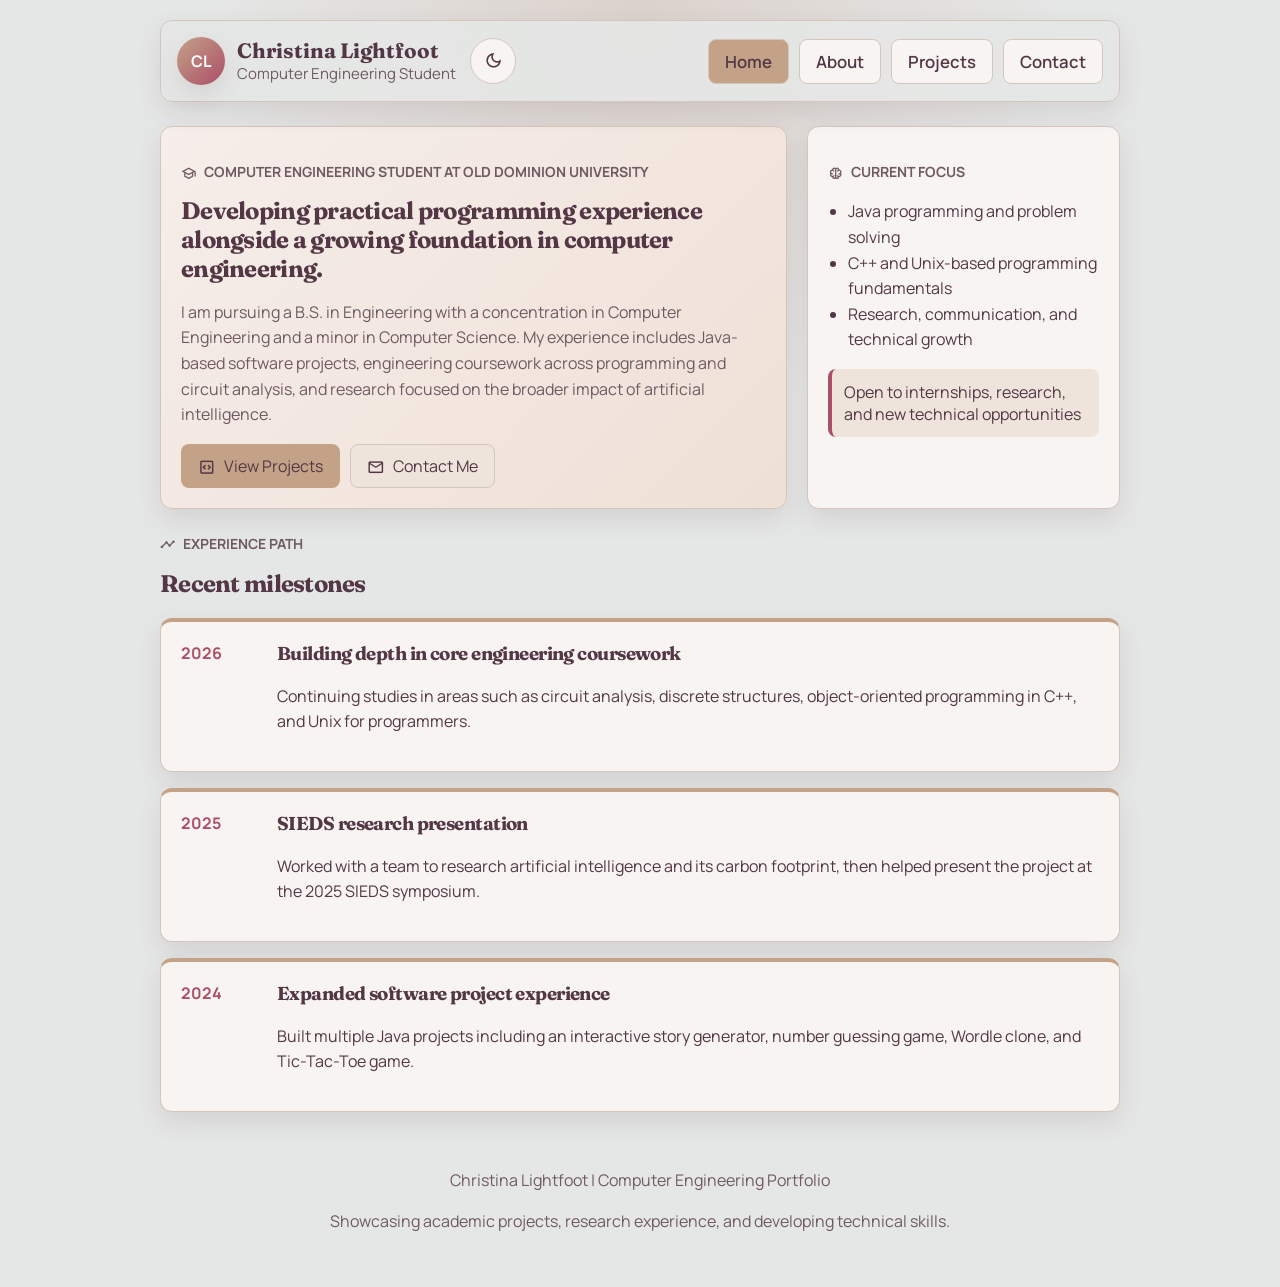
<file: index.html>
<!DOCTYPE html>
<html lang="en">
<head>
    <!-- These tags tell the browser how to read and scale the page. -->
    <meta charset="UTF-8">
    <meta name="viewport" content="width=device-width, initial-scale=1.0">
    <!-- The title appears on the browser tab. -->
    <title>Christina Lightfoot | Computer Engineering Portfolio</title>
    <!-- Official Google-hosted fonts and icons used across the portfolio. -->
    <link rel="preconnect" href="https://fonts.googleapis.com">
    <link rel="preconnect" href="https://fonts.gstatic.com" crossorigin>
    <link href="https://fonts.googleapis.com/css2?family=Fraunces:opsz,wght@9..144,400..700&family=Manrope:wght@400;500;600;700;800&family=Material+Symbols+Outlined:opsz,wght,FILL,GRAD@24,400,0,0&display=swap" rel="stylesheet">
    <!-- This links the shared CSS file to the page. -->
    <link rel="stylesheet" href="styles.css">
    <!-- "defer" waits until the HTML is loaded before running the JavaScript. -->
    <script src="script.js" defer></script>
</head>
<body>
    <!-- This outer wrapper keeps the whole page centered on the screen. -->
    <div class="site-shell">
        <!-- The header is repeated on every page so the site feels consistent. -->
        <header class="site-header">
            <!-- This small group keeps your name and theme button side by side. -->
            <div class="brand-group">
                <a class="brand" href="index.html">
                    <span class="brand-mark">CL</span>
                    <span class="brand-text">
                        <strong>Christina Lightfoot</strong>
                        <span>Computer Engineering Student</span>
                    </span>
                </a>

                <!-- The icon changes between dark and light mode in script.js. -->
                <button class="theme-toggle" type="button" aria-label="Switch color theme">
                    <span class="material-symbols-outlined theme-toggle-icon" aria-hidden="true">dark_mode</span>
                </button>
            </div>

            <!-- Navigation gives visitors links to the main pages. -->
            <nav class="site-nav" aria-label="Main navigation">
                <a class="nav-link active" href="index.html">Home</a>
                <a class="nav-link" href="about.html">About</a>
                <a class="nav-link" href="projects.html">Projects</a>
                <a class="nav-link" href="contact.html">Contact</a>
            </nav>
        </header>

        <main>
            <!-- The hero section is the top "intro" area of the homepage. -->
            <section class="hero">
                <div class="hero-copy">
                    <p class="eyebrow"><span class="material-symbols-outlined icon" aria-hidden="true">school</span>Computer Engineering Student at Old Dominion University</p>
                    <h1>Developing practical programming experience alongside a growing foundation in computer engineering.</h1>
                    <p class="hero-text">
                        I am pursuing a B.S. in Engineering with a concentration in Computer Engineering
                        and a minor in Computer Science. My experience includes Java-based software
                        projects, engineering coursework across programming and circuit analysis, and
                        research focused on the broader impact of artificial intelligence.
                    </p>

                    <!-- These are styled links that act like buttons. -->
                    <div class="hero-actions">
                        <a class="button button-primary" href="projects.html"><span class="material-symbols-outlined icon" aria-hidden="true">code_blocks</span>View Projects</a>
                        <a class="button button-secondary" href="contact.html"><span class="material-symbols-outlined icon" aria-hidden="true">mail</span>Contact Me</a>
                    </div>
                </div>

                <!-- "aside" is useful for extra information next to the main content. -->
                <aside class="hero-panel">
                    <p class="panel-label"><span class="material-symbols-outlined icon" aria-hidden="true">neurology</span>Current focus</p>
                    <ul class="signal-list">
                        <li>Java programming and problem solving</li>
                        <li>C++ and Unix-based programming fundamentals</li>
                        <li>Research, communication, and technical growth</li>
                    </ul>
                    <div class="status-box">
                        <span class="status-dot"></span>
                        Open to internships, research, and new technical opportunities
                    </div>
                </aside>
            </section>

            <!-- This timeline shows progress over time in a simple visual format. -->
            <section class="section">
                <div class="section-heading">
                    <p class="eyebrow"><span class="material-symbols-outlined icon" aria-hidden="true">timeline</span>Experience Path</p>
                    <h2>Recent milestones</h2>
                </div>

                <div class="timeline">
                    <article class="timeline-item">
                        <span class="timeline-year">2026</span>
                        <div>
                            <h3>Building depth in core engineering coursework</h3>
                            <p>Continuing studies in areas such as circuit analysis, discrete structures, object-oriented programming in C++, and Unix for programmers.</p>
                        </div>
                    </article>
                    <article class="timeline-item">
                        <span class="timeline-year">2025</span>
                        <div>
                            <h3>SIEDS research presentation</h3>
                            <p>Worked with a team to research artificial intelligence and its carbon footprint, then helped present the project at the 2025 SIEDS symposium.</p>
                        </div>
                    </article>
                    <article class="timeline-item">
                        <span class="timeline-year">2024</span>
                        <div>
                            <h3>Expanded software project experience</h3>
                            <p>Built multiple Java projects including an interactive story generator, number guessing game, Wordle clone, and Tic-Tac-Toe game.</p>
                        </div>
                    </article>
                </div>
            </section>

        </main>

        <!-- The footer is the bottom area of the page. -->
        <footer class="site-footer">
            <p>Christina Lightfoot | Computer Engineering Portfolio</p>
            <p>Showcasing academic projects, research experience, and developing technical skills.</p>
        </footer>
    </div>
</body>
</html>
</file>
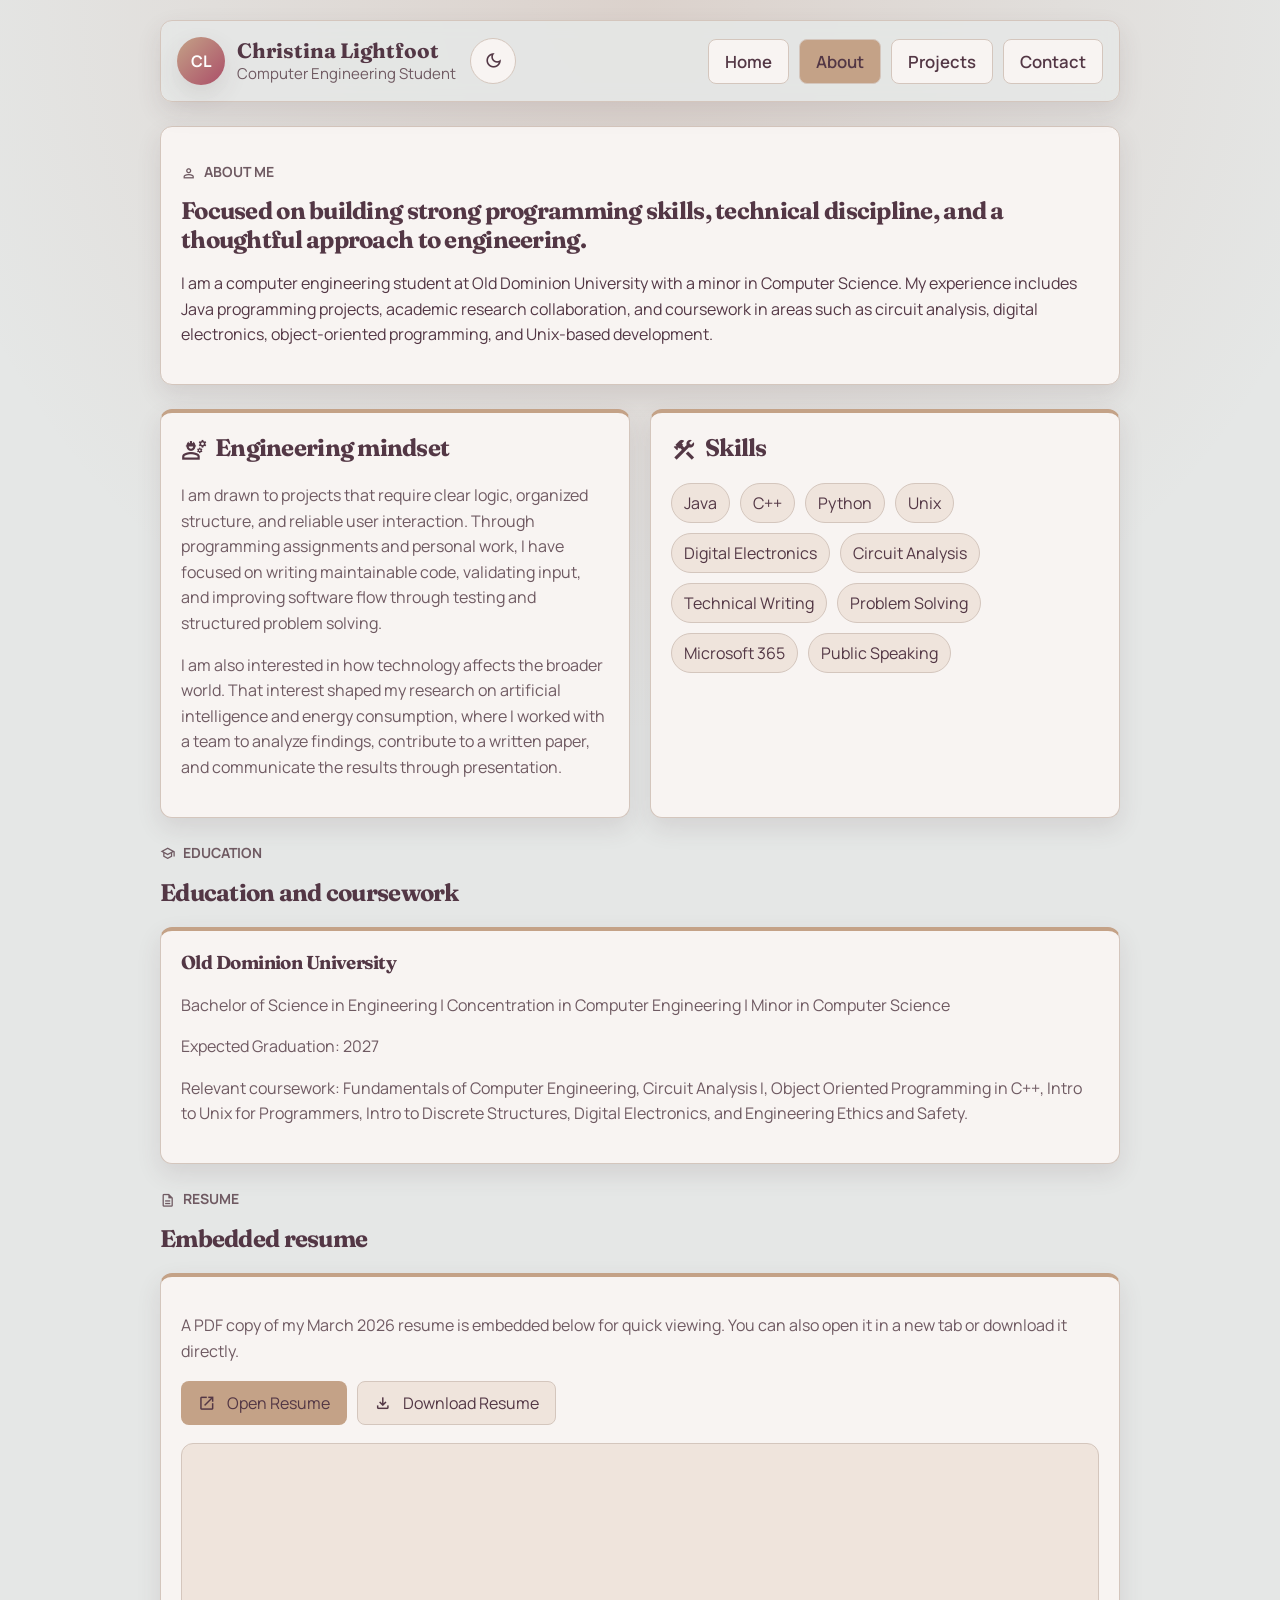
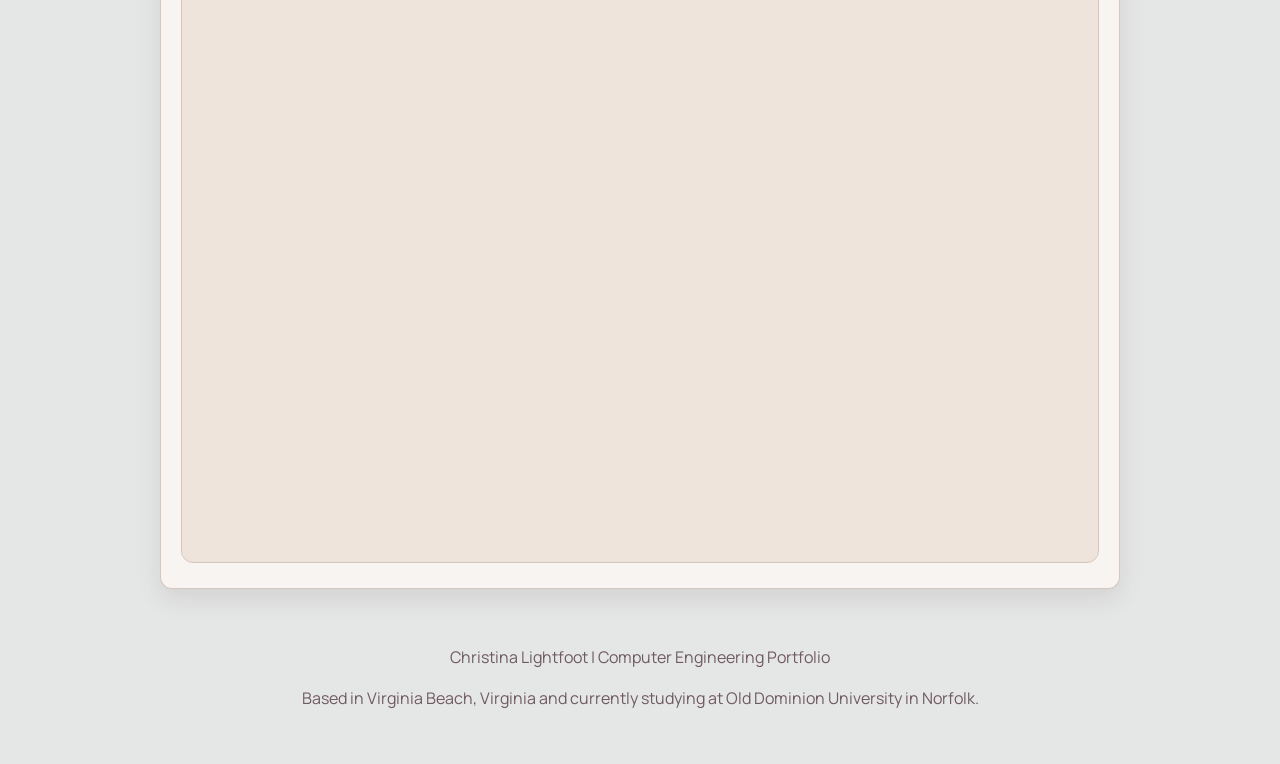
<file: about.html>
<!DOCTYPE html>
<html lang="en">
<head>
    <!-- Every page repeats these basics: page setup, CSS, and JavaScript. -->
    <meta charset="UTF-8">
    <meta name="viewport" content="width=device-width, initial-scale=1.0">
    <title>About | Christina Lightfoot</title>
    <!-- Official Google-hosted fonts and icons used across the portfolio. -->
    <link rel="preconnect" href="https://fonts.googleapis.com">
    <link rel="preconnect" href="https://fonts.gstatic.com" crossorigin>
    <link href="https://fonts.googleapis.com/css2?family=Fraunces:opsz,wght@9..144,400..700&family=Manrope:wght@400;500;600;700;800&family=Material+Symbols+Outlined:opsz,wght,FILL,GRAD@24,400,0,0&display=swap" rel="stylesheet">
    <link rel="stylesheet" href="styles.css">
    <script src="script.js" defer></script>
</head>
<body>
    <div class="site-shell">
        <header class="site-header">
            <!-- Reusing the same header saves time and keeps the site easy to navigate. -->
            <div class="brand-group">
                <a class="brand" href="index.html">
                    <span class="brand-mark">CL</span>
                    <span class="brand-text">
                        <strong>Christina Lightfoot</strong>
                        <span>Computer Engineering Student</span>
                    </span>
                </a>

                <!-- The same theme button appears on every page. -->
                <button class="theme-toggle" type="button" aria-label="Switch color theme">
                    <span class="material-symbols-outlined theme-toggle-icon" aria-hidden="true">dark_mode</span>
                </button>
            </div>

            <nav class="site-nav" aria-label="Main navigation">
                <a class="nav-link" href="index.html">Home</a>
                <a class="nav-link active" href="about.html">About</a>
                <a class="nav-link" href="projects.html">Projects</a>
                <a class="nav-link" href="contact.html">Contact</a>
            </nav>
        </header>

        <main>
            <!-- This intro gives a quick summary of who you are. -->
            <section class="page-intro">
                <p class="eyebrow"><span class="material-symbols-outlined icon" aria-hidden="true">person</span>About Me</p>
                <h1>Focused on building strong programming skills, technical discipline, and a thoughtful approach to engineering.</h1>
                <p>
                    I am a computer engineering student at Old Dominion University with a minor in
                    Computer Science. My experience includes Java programming projects, academic
                    research collaboration, and coursework in areas such as circuit analysis, digital
                    electronics, object-oriented programming, and Unix-based development.
                </p>
            </section>

            <section class="section two-column">
                <!-- This article holds the main explanation text. -->
                <article class="content-card">
                    <h2><span class="material-symbols-outlined icon" aria-hidden="true">engineering</span>Engineering mindset</h2>
                    <p>
                        I am drawn to projects that require clear logic, organized structure, and
                        reliable user interaction. Through programming assignments and personal work,
                        I have focused on writing maintainable code, validating input, and improving
                        software flow through testing and structured problem solving.
                    </p>
                    <p>
                        I am also interested in how technology affects the broader world. That interest
                        shaped my research on artificial intelligence and energy consumption, where I
                        worked with a team to analyze findings, contribute to a written paper, and
                        communicate the results through presentation.
                    </p>
                </article>

                <!-- This side section shows skills as small labeled tags. -->
                <aside class="content-card">
                    <h2><span class="material-symbols-outlined icon" aria-hidden="true">construction</span>Skills</h2>
                    <div class="tag-group">
                        <span class="tag">Java</span>
                        <span class="tag">C++</span>
                        <span class="tag">Python</span>
                        <span class="tag">Unix</span>
                        <span class="tag">Digital Electronics</span>
                        <span class="tag">Circuit Analysis</span>
                        <span class="tag">Technical Writing</span>
                        <span class="tag">Problem Solving</span>
                        <span class="tag">Microsoft 365</span>
                        <span class="tag">Public Speaking</span>
                    </div>
                </aside>
            </section>

            <section class="section">
                <!-- This area is focused on school information and coursework. -->
                <div class="section-heading">
                    <p class="eyebrow"><span class="material-symbols-outlined icon" aria-hidden="true">school</span>Education</p>
                    <h2>Education and coursework</h2>
                </div>

                <article class="content-card">
                    <h3>Old Dominion University</h3>
                    <p>Bachelor of Science in Engineering | Concentration in Computer Engineering | Minor in Computer Science</p>
                    <p>Expected Graduation: 2027</p>
                    <p>
                        Relevant coursework: Fundamentals of Computer Engineering, Circuit Analysis I,
                        Object Oriented Programming in C++, Intro to Unix for Programmers, Intro to
                        Discrete Structures, Digital Electronics, and Engineering Ethics and Safety.
                    </p>
                </article>
            </section>

            <section class="section">
                <div class="section-heading">
                    <p class="eyebrow"><span class="material-symbols-outlined icon" aria-hidden="true">description</span>Resume</p>
                    <h2>Embedded resume</h2>
                </div>

                <article class="content-card">
                    <p>
                        A PDF copy of my March 2026 resume is embedded below for quick viewing. You can
                        also open it in a new tab or download it directly.
                    </p>

                    <div class="hero-actions">
                        <a class="button button-primary" href="christina-lightfoot-resume-march-2026.pdf" target="_blank" rel="noreferrer">
                            <span class="material-symbols-outlined icon" aria-hidden="true">open_in_new</span>
                            Open Resume
                        </a>
                        <a class="button button-secondary" href="christina-lightfoot-resume-march-2026.pdf" download>
                            <span class="material-symbols-outlined icon" aria-hidden="true">download</span>
                            Download Resume
                        </a>
                    </div>

                    <!-- This embedded viewer lets the PDF appear directly on the page. -->
                    <iframe
                        class="document-frame"
                        src="christina-lightfoot-resume-march-2026.pdf"
                        title="Christina Lightfoot Resume PDF">
                    </iframe>
                </article>
            </section>
        </main>

        <footer class="site-footer">
            <p>Christina Lightfoot | Computer Engineering Portfolio</p>
            <p>Based in Virginia Beach, Virginia and currently studying at Old Dominion University in Norfolk.</p>
        </footer>
    </div>
</body>
</html>
</file>
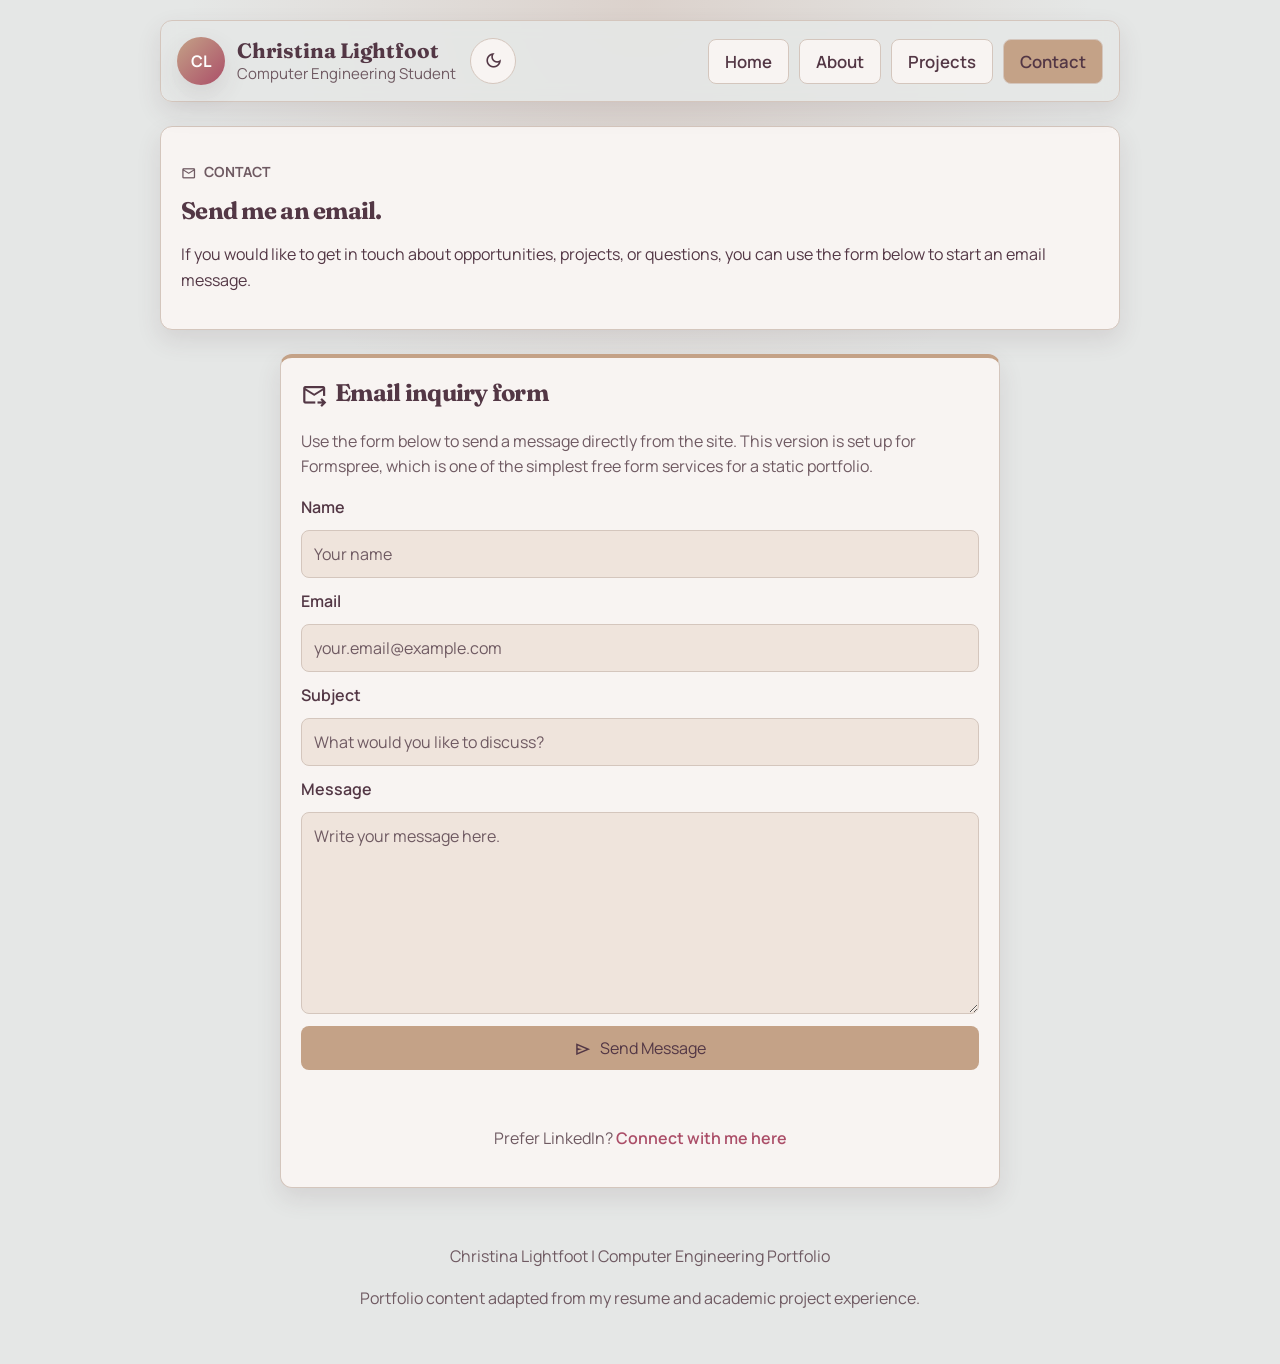
<file: contact.html>
<!DOCTYPE html>
<html lang="en">
<head>
    <!-- This page tells visitors how to contact you. -->
    <meta charset="UTF-8">
    <meta name="viewport" content="width=device-width, initial-scale=1.0">
    <title>Contact | Christina Lightfoot</title>
    <!-- Official Google-hosted fonts and icons used across the portfolio. -->
    <link rel="preconnect" href="https://fonts.googleapis.com">
    <link rel="preconnect" href="https://fonts.gstatic.com" crossorigin>
    <link href="https://fonts.googleapis.com/css2?family=Fraunces:opsz,wght@9..144,400..700&family=Manrope:wght@400;500;600;700;800&family=Material+Symbols+Outlined:opsz,wght,FILL,GRAD@24,400,0,0&display=swap" rel="stylesheet">
    <link rel="stylesheet" href="styles.css">
    <script src="script.js" defer></script>
</head>
<body>
    <div class="site-shell">
        <header class="site-header">
            <div class="brand-group">
                <a class="brand" href="index.html">
                    <span class="brand-mark">CL</span>
                    <span class="brand-text">
                        <strong>Christina Lightfoot</strong>
                        <span>Computer Engineering Student</span>
                    </span>
                </a>

                <!-- Keeping this button here makes the site behave the same on every page. -->
                <button class="theme-toggle" type="button" aria-label="Switch color theme">
                    <span class="material-symbols-outlined theme-toggle-icon" aria-hidden="true">dark_mode</span>
                </button>
            </div>

            <nav class="site-nav" aria-label="Main navigation">
                <a class="nav-link" href="index.html">Home</a>
                <a class="nav-link" href="about.html">About</a>
                <a class="nav-link" href="projects.html">Projects</a>
                <a class="nav-link active" href="contact.html">Contact</a>
            </nav>
        </header>

        <main>
            <!-- This intro explains the purpose of the contact page. -->
            <section class="page-intro">
                <p class="eyebrow"><span class="material-symbols-outlined icon" aria-hidden="true">mail</span>Contact</p>
                <h1>Send me an email.</h1>
                <p>
                    If you would like to get in touch about opportunities, projects, or questions,
                    you can use the form below to start an email message.
                </p>
            </section>

            <section class="section">
                <!-- This form sends to Formspree without showing personal contact details on the page. -->
                <article class="content-card contact-box">
                    <h2><span class="material-symbols-outlined icon" aria-hidden="true">forward_to_inbox</span>Email inquiry form</h2>
                    <p>
                        Use the form below to send a message directly from the site. This version is
                        set up for Formspree, which is one of the simplest free form services for a
                        static portfolio.
                    </p>

                    <!-- This form sends submissions through your Formspree endpoint. -->
                    <form action="https://formspree.io/f/mnjogovy" method="post" class="contact-form" id="contact-form">
                        <label for="name">Name</label>
                        <input id="name" name="name" type="text" placeholder="Your name">

                        <label for="email">Email</label>
                        <input id="email" name="email" type="email" placeholder="your.email@example.com">

                        <label for="subject">Subject</label>
                        <input id="subject" name="subject" type="text" placeholder="What would you like to discuss?">

                        <label for="message">Message</label>
                        <textarea id="message" name="body" rows="8" placeholder="Write your message here."></textarea>

                        <!-- This button submits the form through JavaScript without leaving the page. -->
                        <button class="button button-primary contact-submit" type="submit"><span class="material-symbols-outlined icon" aria-hidden="true">send</span>Send Message</button>
                    </form>

                    <!-- This message area updates after the form is submitted. -->
                    <p class="form-status" id="form-status" aria-live="polite"></p>

                    <p class="contact-note">
                        Prefer LinkedIn?
                        <a class="contact-link" href="https://www.linkedin.com/in/christina-lightfoot-911471310" target="_blank" rel="noreferrer">
                            Connect with me here
                        </a>
                    </p>
                </article>
            </section>
        </main>

        <footer class="site-footer">
            <p>Christina Lightfoot | Computer Engineering Portfolio</p>
            <p>Portfolio content adapted from my resume and academic project experience.</p>
        </footer>
    </div>
</body>
</html>
</file>
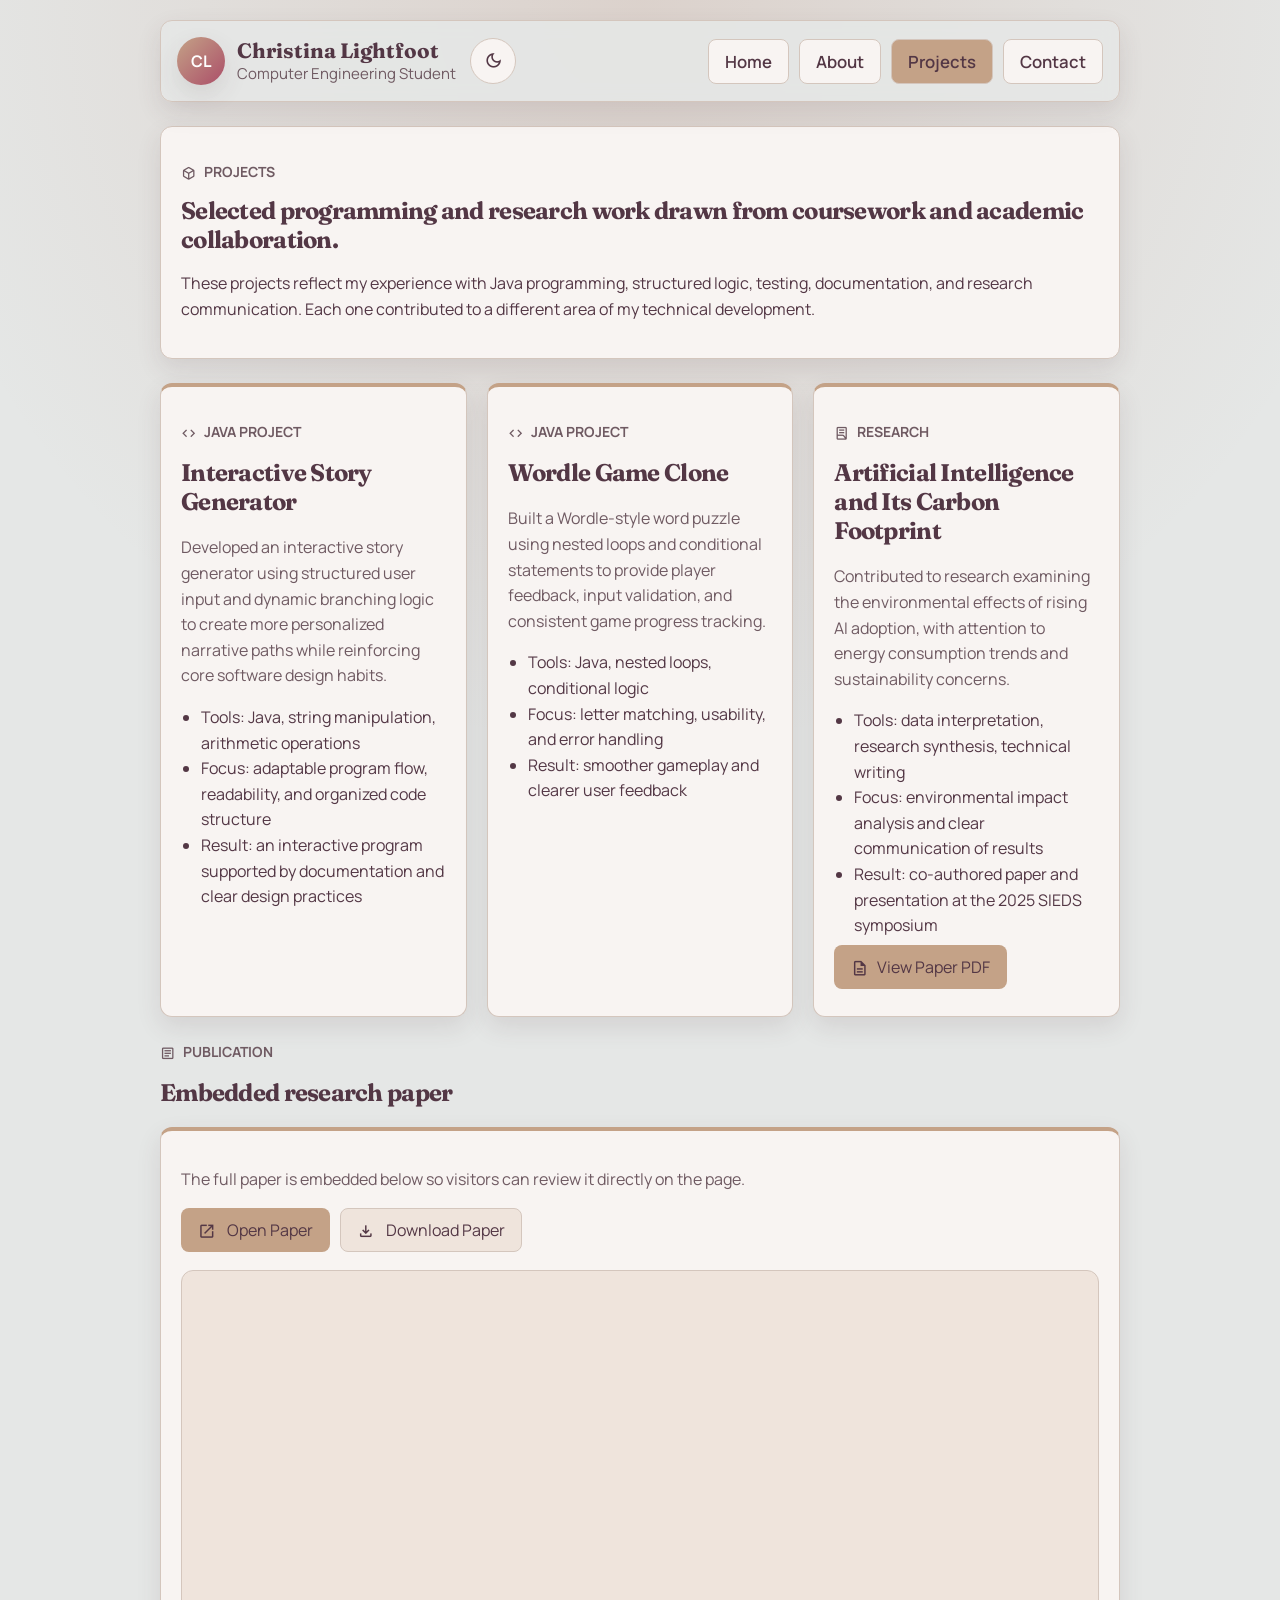
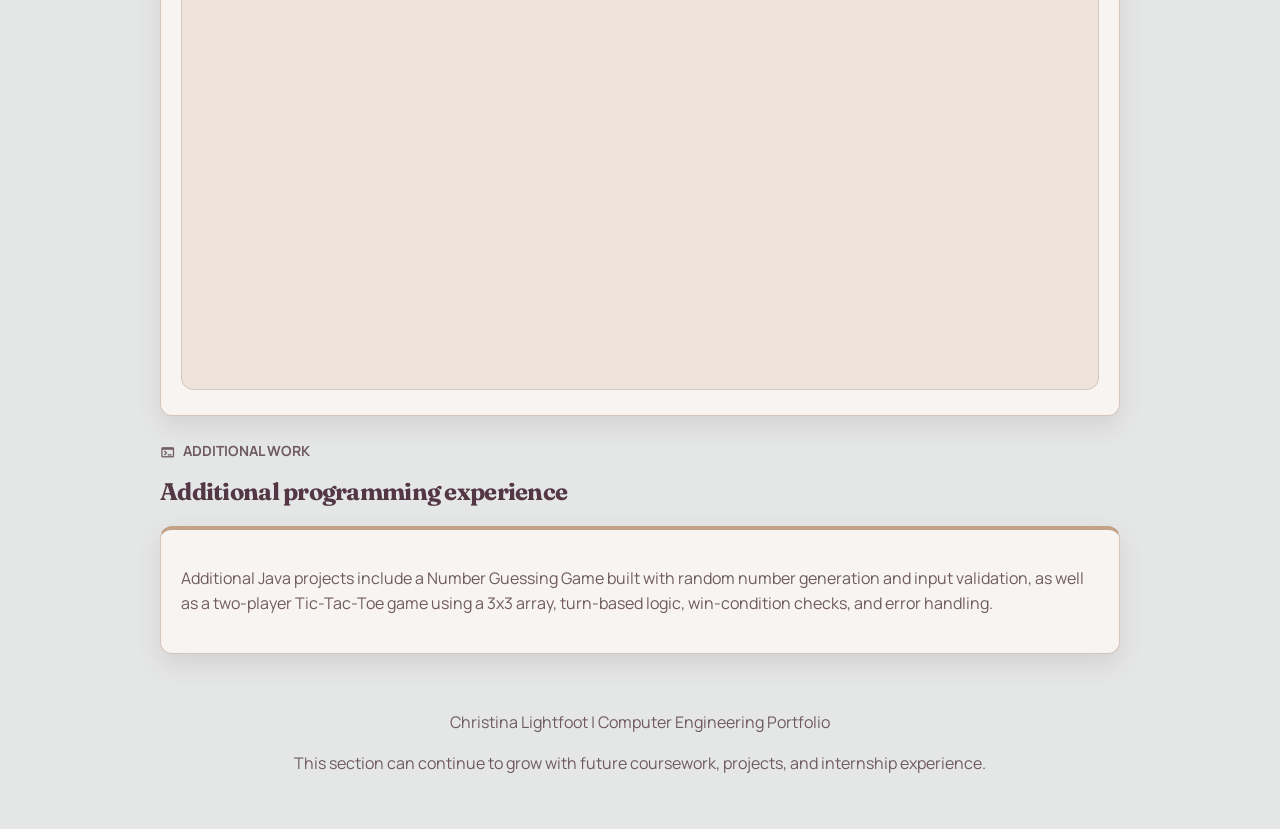
<file: projects.html>
<!DOCTYPE html>
<html lang="en">
<head>
    <!-- Shared files help all pages keep the same look and behavior. -->
    <meta charset="UTF-8">
    <meta name="viewport" content="width=device-width, initial-scale=1.0">
    <title>Projects | Christina Lightfoot</title>
    <!-- Official Google-hosted fonts and icons used across the portfolio. -->
    <link rel="preconnect" href="https://fonts.googleapis.com">
    <link rel="preconnect" href="https://fonts.gstatic.com" crossorigin>
    <link href="https://fonts.googleapis.com/css2?family=Fraunces:opsz,wght@9..144,400..700&family=Manrope:wght@400;500;600;700;800&family=Material+Symbols+Outlined:opsz,wght,FILL,GRAD@24,400,0,0&display=swap" rel="stylesheet">
    <link rel="stylesheet" href="styles.css">
    <script src="script.js" defer></script>
</head>
<body>
    <div class="site-shell">
        <header class="site-header">
            <div class="brand-group">
                <a class="brand" href="index.html">
                    <span class="brand-mark">CL</span>
                    <span class="brand-text">
                        <strong>Christina Lightfoot</strong>
                        <span>Computer Engineering Student</span>
                    </span>
                </a>

                <!-- This button changes the color theme using JavaScript. -->
                <button class="theme-toggle" type="button" aria-label="Switch color theme">
                    <span class="material-symbols-outlined theme-toggle-icon" aria-hidden="true">dark_mode</span>
                </button>
            </div>

            <nav class="site-nav" aria-label="Main navigation">
                <a class="nav-link" href="index.html">Home</a>
                <a class="nav-link" href="about.html">About</a>
                <a class="nav-link active" href="projects.html">Projects</a>
                <a class="nav-link" href="contact.html">Contact</a>
            </nav>
        </header>

        <main>
            <!-- Page intro explains what kind of work this page contains. -->
            <section class="page-intro">
                <p class="eyebrow"><span class="material-symbols-outlined icon" aria-hidden="true">deployed_code</span>Projects</p>
                <h1>Selected programming and research work drawn from coursework and academic collaboration.</h1>
                <p>
                    These projects reflect my experience with Java programming, structured logic,
                    testing, documentation, and research communication. Each one contributed to a
                    different area of my technical development.
                </p>
            </section>

            <!-- Each project is placed inside its own card to keep the layout organized. -->
            <section class="project-grid">
                <article class="project-card">
                    <p class="project-type"><span class="material-symbols-outlined icon" aria-hidden="true">code</span>Java Project</p>
                    <h2>Interactive Story Generator</h2>
                    <p>
                        Developed an interactive story generator using structured user input and dynamic
                        branching logic to create more personalized narrative paths while reinforcing
                        core software design habits.
                    </p>
                    <ul class="project-list">
                        <li>Tools: Java, string manipulation, arithmetic operations</li>
                        <li>Focus: adaptable program flow, readability, and organized code structure</li>
                        <li>Result: an interactive program supported by documentation and clear design practices</li>
                    </ul>
                </article>

                <article class="project-card">
                    <p class="project-type"><span class="material-symbols-outlined icon" aria-hidden="true">code</span>Java Project</p>
                    <h2>Wordle Game Clone</h2>
                    <p>
                        Built a Wordle-style word puzzle using nested loops and conditional statements
                        to provide player feedback, input validation, and consistent game progress tracking.
                    </p>
                    <ul class="project-list">
                        <li>Tools: Java, nested loops, conditional logic</li>
                        <li>Focus: letter matching, usability, and error handling</li>
                        <li>Result: smoother gameplay and clearer user feedback</li>
                    </ul>
                </article>

                <article class="project-card">
                    <p class="project-type"><span class="material-symbols-outlined icon" aria-hidden="true">lab_profile</span>Research</p>
                    <h2>Artificial Intelligence and Its Carbon Footprint</h2>
                    <p>
                        Contributed to research examining the environmental effects of rising AI
                        adoption, with attention to energy consumption trends and sustainability concerns.
                    </p>
                    <ul class="project-list">
                        <li>Tools: data interpretation, research synthesis, technical writing</li>
                        <li>Focus: environmental impact analysis and clear communication of results</li>
                        <li>Result: co-authored paper and presentation at the 2025 SIEDS symposium</li>
                    </ul>
                    <!-- This link opens the paper PDF stored with the portfolio files. -->
                    <p><a class="button button-primary" href="artificial-intelligence-carbon-footprint-paper.pdf" target="_blank"><span class="material-symbols-outlined icon" aria-hidden="true">description</span>View Paper PDF</a></p>
                </article>
            </section>

            <section class="section">
                <div class="section-heading">
                    <p class="eyebrow"><span class="material-symbols-outlined icon" aria-hidden="true">article</span>Publication</p>
                    <h2>Embedded research paper</h2>
                </div>

                <article class="content-card">
                    <p>
                        The full paper is embedded below so visitors can review it directly on the page.
                    </p>

                    <div class="hero-actions">
                        <a class="button button-primary" href="artificial-intelligence-carbon-footprint-paper.pdf" target="_blank" rel="noreferrer">
                            <span class="material-symbols-outlined icon" aria-hidden="true">open_in_new</span>
                            Open Paper
                        </a>
                        <a class="button button-secondary" href="artificial-intelligence-carbon-footprint-paper.pdf" download>
                            <span class="material-symbols-outlined icon" aria-hidden="true">download</span>
                            Download Paper
                        </a>
                    </div>

                    <!-- This embedded viewer lets the paper appear directly on the page. -->
                    <iframe
                        class="document-frame"
                        src="artificial-intelligence-carbon-footprint-paper.pdf"
                        title="Artificial Intelligence and Its Carbon Footprint PDF">
                    </iframe>
                </article>
            </section>

            <section class="section">
                <div class="section-heading">
                    <p class="eyebrow"><span class="material-symbols-outlined icon" aria-hidden="true">terminal</span>Additional Work</p>
                    <h2>Additional programming experience</h2>
                </div>

                <article class="content-card">
                    <p>
                        Additional Java projects include a Number Guessing Game built with random
                        number generation and input validation, as well as a two-player Tic-Tac-Toe
                        game using a 3x3 array, turn-based logic, win-condition checks, and error handling.
                    </p>
                </article>
            </section>
        </main>

        <footer class="site-footer">
            <p>Christina Lightfoot | Computer Engineering Portfolio</p>
            <p>This section can continue to grow with future coursework, projects, and internship experience.</p>
        </footer>
    </div>
</body>
</html>
</file>
<file: styles.css>
:root {
    /* These are the main colors from your custom palette. */
    --bg: #e5e7e6;
    --card: #f8f4f2;
    --text: #533745;
    --muted: #6f5a62;
    --accent: #c4a287;
    --border: #d4c6bd;
    /* These added variables control the extra visual polish. */
    --accent-strong: #ab4e68;
    --shadow: 0 10px 25px rgba(83, 55, 69, 0.12);
    --hero-bg: linear-gradient(135deg, #f6eeea, #efe0d6);
    /* These control theme-specific surfaces and readable button text. */
    --header-bg: rgba(229, 231, 230, 0.88);
    --soft-bg: #efe4dc;
    --button-text: #533745;
}

body[data-theme="dark"] {
    /* When JavaScript adds data-theme="dark", these colors replace the light ones. */
    --bg: #533745;
    --card: #62414f;
    --text: #f7f2ef;
    --muted: #dccfc8;
    --accent: #b07156;
    --border: #7a5a63;
    /* Dark mode gets its own shadow and hero background. */
    --accent-strong: #c4a287;
    --shadow: 0 10px 25px rgba(0, 0, 0, 0.28);
    --hero-bg: linear-gradient(135deg, #62414f, #533745);
    --header-bg: rgba(83, 55, 69, 0.9);
    --soft-bg: #6a4a57;
    --button-text: #f7f2ef;
}

* {
    /* This makes widths and heights easier to control. */
    box-sizing: border-box;
}

body {
    /* These are the default styles for the whole page. */
    margin: 0;
    font-family: "Manrope", Arial, sans-serif;
    background:
        radial-gradient(circle at top, rgba(176, 113, 86, 0.18), transparent 30%),
        var(--bg);
    color: var(--text);
}

a {
    color: inherit;
    text-decoration: none;
}

a:hover {
    color: var(--accent-strong);
}

p,
li {
    line-height: 1.6;
}

h1,
h2,
h3 {
    margin-top: 0;
    /* Fraunces gives headings a more expressive and styled look. */
    font-family: "Fraunces", Georgia, serif;
    letter-spacing: -0.03em;
}

.site-shell {
    /* This keeps the page centered and stops it from getting too wide. */
    max-width: 1000px;
    margin: 0 auto;
    padding: 20px;
}

.site-header {
    /* Flexbox lines up the logo, nav, and theme button. */
    display: flex;
    flex-wrap: wrap;
    justify-content: space-between;
    align-items: center;
    gap: 16px;
    padding: 16px;
    margin-bottom: 24px;
    background-color: var(--header-bg);
    border: 1px solid var(--border);
    border-radius: 12px;
    box-shadow: var(--shadow);
    backdrop-filter: blur(8px);
}

.brand-group {
    /* This keeps the name and theme icon together on the left side. */
    display: flex;
    align-items: center;
    gap: 14px;
}

.brand {
    display: flex;
    align-items: center;
    gap: 12px;
}

.brand-mark {
    width: 48px;
    height: 48px;
    display: flex;
    align-items: center;
    justify-content: center;
    background: linear-gradient(135deg, var(--accent), var(--accent-strong));
    border-radius: 50%;
    font-weight: bold;
    color: white;
    box-shadow: var(--shadow);
}

.brand-text span {
    display: block;
    color: var(--muted);
    font-size: 15px;
}

.brand-text strong {
    /* Making your name a little larger helps it stand out more. */
    display: block;
    font-size: 1.3rem;
    font-family: "Fraunces", Georgia, serif;
}

.site-nav {
    /* Flexbox also works well for navigation links in a row. */
    display: flex;
    flex-wrap: wrap;
    gap: 10px;
}

.nav-link,
.theme-toggle,
.button {
    /* These shared styles make links and buttons look consistent. */
    padding: 10px 16px;
    border: 1px solid var(--border);
    border-radius: 8px;
    background-color: var(--card);
    font: inherit;
    transition: transform 0.2s ease, background-color 0.2s ease, box-shadow 0.2s ease;
}

.nav-link.active {
    background-color: var(--accent);
    color: var(--text);
}

.nav-link {
    /* Slightly larger nav text makes the tabs easier to notice. */
    font-size: 1.05rem;
    font-weight: 600;
}

.nav-link:hover,
.theme-toggle:hover,
.button:hover {
    /* This small hover effect makes the page feel more interactive. */
    transform: translateY(-2px);
    box-shadow: var(--shadow);
}

.theme-toggle {
    cursor: pointer;
    color: var(--text);
    width: 46px;
    height: 46px;
    padding: 0;
    display: flex;
    align-items: center;
    justify-content: center;
    border-radius: 50%;
}

.theme-toggle-icon {
    /* The icon uses Google's Material Symbols font. */
    font-size: 1.2rem;
    line-height: 1;
}

.material-symbols-outlined {
    /* These settings control how Google Material Symbols are drawn. */
    font-variation-settings:
        "FILL" 0,
        "wght" 400,
        "GRAD" 0,
        "opsz" 24;
}

.icon {
    /* Small inline icons help add personality without extra image files. */
    display: inline-flex;
    vertical-align: middle;
    margin-right: 8px;
    font-size: 1.1em;
}

.hero,
.two-column,
.feature-grid,
.project-grid {
    /* Grid is useful when you want columns instead of a single vertical stack. */
    display: grid;
    gap: 20px;
}

.hero {
    /* The homepage intro has a wide left side and a smaller right side. */
    grid-template-columns: 2fr 1fr;
    margin-bottom: 24px;
}

.two-column {
    /* This makes two equal columns. */
    grid-template-columns: 1fr 1fr;
}

.feature-grid,
.project-grid {
    /* repeat(3, 1fr) means three equal columns. */
    grid-template-columns: repeat(3, 1fr);
}

.hero-copy,
.hero-panel,
.page-intro,
.feature-card,
.content-card,
.project-card,
.timeline-item {
    /* These boxes all share the same "card" look. */
    background-color: var(--card);
    border: 1px solid var(--border);
    border-radius: 12px;
    padding: 20px;
    box-shadow: var(--shadow);
}


.hero-copy h1,
.page-intro h1 {
    margin-bottom: 12px;
    line-height: 1.2;
}

.hero-copy {
    /* The hero gets a soft gradient so the homepage stands out a little more. */
    background: var(--hero-bg);
}

.hero-text,
.feature-card p,
.content-card p,
.project-card p,
.site-footer {
    color: var(--muted);
}

.hero-actions,
.tag-group {
    /* This places buttons or tags next to each other with spacing. */
    display: flex;
    flex-wrap: wrap;
    gap: 10px;
}

.button-primary {
    background-color: var(--accent);
    border-color: transparent;
    color: var(--button-text);
}

.button-secondary {
    /* This keeps the second button lighter than the main action button. */
    background-color: var(--soft-bg);
    color: var(--text);
}

.signal-list,
.project-list {
    padding-left: 20px;
}

.contact-box {
    /* This narrows the contact form slightly so it feels more focused. */
    max-width: 720px;
    margin: 0 auto;
}

.document-frame {
    /* This displays embedded PDFs directly on the page. */
    width: 100%;
    height: 720px;
    margin-top: 18px;
    border: 1px solid var(--border);
    border-radius: 12px;
    background-color: var(--soft-bg);
}

.contact-form {
    /* The form stacks each label and field vertically. */
    display: grid;
    gap: 12px;
    margin-top: 16px;
}

.contact-form label {
    font-weight: 600;
}

.contact-form input,
.contact-form textarea {
    /* These form styles match the rest of the site's card design. */
    width: 100%;
    padding: 12px;
    border: 1px solid var(--border);
    border-radius: 8px;
    background-color: var(--soft-bg);
    color: var(--text);
    font: inherit;
}

.contact-form input::placeholder,
.contact-form textarea::placeholder {
    color: var(--muted);
}

.contact-form textarea {
    resize: vertical;
}

.contact-note {
    /* This places the LinkedIn option neatly under the form. */
    margin-top: 18px;
    text-align: center;
}

.contact-link {
    color: var(--accent-strong);
    font-weight: 600;
}

.form-status {
    /* This text displays submission feedback under the form. */
    min-height: 24px;
    margin-top: 14px;
    text-align: center;
    color: var(--muted);
    font-weight: 600;
}

.status-box {
    margin-top: 16px;
    padding: 12px;
    background-color: var(--soft-bg);
    border-radius: 8px;
    border-left: 4px solid var(--accent-strong);
}

.eyebrow,
.project-type,
.panel-label {
    color: var(--muted);
    font-size: 14px;
    font-weight: bold;
    text-transform: uppercase;
}

.tag {
    padding: 8px 12px;
    background-color: var(--soft-bg);
    border-radius: 999px;
    border: 1px solid var(--border);
}

.feature-card,
.project-card,
.content-card,
.timeline-item {
    /* This top border gives each card a little more shape without adding complexity. */
    border-top: 4px solid var(--accent);
}

.section,
.page-intro,
.project-grid,
.hero {
    margin-bottom: 24px;
}

.timeline {
    display: grid;
    gap: 16px;
}

.timeline-item {
    /* The timeline has a narrow year column and a wider text column. */
    display: grid;
    grid-template-columns: 80px 1fr;
    gap: 16px;
}

.timeline-year {
    font-weight: bold;
    color: var(--accent-strong);
}

.site-footer {
    text-align: center;
    padding: 16px 0;
}

@media (max-width: 800px) {
    /* Media queries change the layout on smaller screens like phones. */
    .hero,
    .two-column,
    .feature-grid,
    .project-grid,
    .timeline-item {
        grid-template-columns: 1fr;
    }

    .site-header {
        flex-direction: column;
        align-items: flex-start;
    }

    .brand-group {
        width: 100%;
        justify-content: space-between;
    }

    .document-frame {
        height: 520px;
    }

}
</file>
